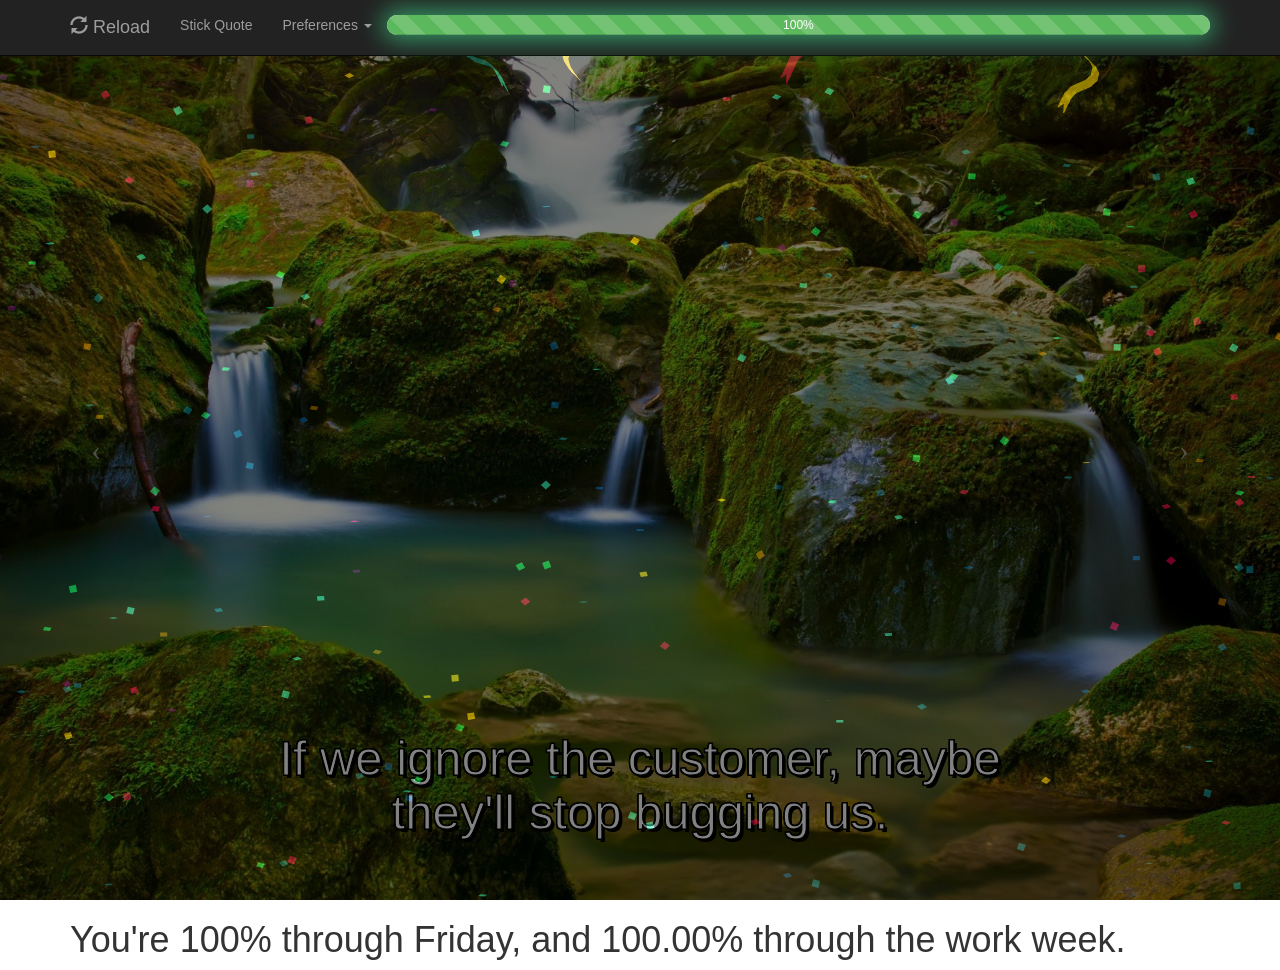
<file: index.html>
<!DOCTYPE html>
<html lang="en">
<head>
    <meta charset="utf-8">
    <meta http-equiv="X-UA-Compatible" content="IE=edge">
    <meta name="viewport" content="width=device-width, initial-scale=1">
    <meta name="description" content="">
    <meta name="author" content="">

    <title>IsIt5Yet?</title>
	<link rel="shortcut icon" href="green5.ico">

    <!-- Bootstrap Core CSS -->
    <link href="css/bootstrap.min.css" rel="stylesheet">
	<link href="css/jquery-ui.css" rel="stylesheet">

    <!-- Custom CSS -->
    <link href="css/full-slider.css" rel="stylesheet">

    <script type="text/javascript">
	
		var RandomSlideInterval;				// keep a global variable for tracking the random slide timed event, so that we can clear it, etc
		var ConfettiAlreadyRan = 0;				// to prevent the confetti from running again after 5 if it has already ran
		var ConfettiCurrentlyRunning = 0;		// to prevent any situations where confetti can be started again if it hasn't finished running yet 
		
		// keep a global variable for the Easter Egg stuff
		var EasterEgg = [];				// holds the keywords to be matched, 30 characters max
		var EasterEggCommand = [];		// holds the function to call when a keyword is matched
		var keyHistory = '';
		EasterEgg[0] = "confetti";
		EasterEggCommand[0] = "StartConfetti";
		EasterEgg[1] = "x";
		EasterEggCommand[1] = "TogglePureSerenity";
		EasterEgg[2] = 'glowon'
		EasterEggCommand[2] = 'ProgressBarGlowOn';
		EasterEgg[3] = 'glowcolor';
		EasterEggCommand[3] = 'ProgressBarGlowColorChange';
		EasterEgg[4] = 'help';
		EasterEggCommand[4] = 'ShowHelp';
		EasterEgg[5] = 'gc';
		EasterEggCommand[5] = 'ProgressBarGlowColorChange';
		
		// keep a global variable (array to support multiple divs at once!!) for the heartbeat (div shadow/glow transitioning on and off regularly)
		var Heartbeat = [];
		var GlowColors = [];		// To be used for the easter egg to cycle through colors manually. 
		var GlowColorsLabel = [];
		var GlowColorCurrent = 0;
		GlowColors[0] = '#F2E1F2';	// white
		GlowColorsLabel[0] = 'White';
		GlowColors[1] = '#FF6666';	// red
		GlowColorsLabel[1] = 'Red';
		GlowColors[2] = '#00FF66';	// green
		GlowColorsLabel[2] = 'Green';
		GlowColors[3] = '#6699FF';	// blue
		GlowColorsLabel[3] = 'Blue';	
		GlowColors[4] = '#FF9900';	// orange
		GlowColorsLabel[4] = 'Orange';	
		GlowColors[5] = '#9933FF';	// purple
		GlowColorsLabel[5] = 'Purple';			
		
		// some other areas may also want to know what the current percentage is, like the color-selection stuff for Progress Bar shadow/glow
		var Percentage = 0;

		function RandomSlide() {
			var numItems = $('.myCarouselItem').length;
			var randNum = Math.random();
			var randomSlide = Math.floor(randNum * numItems);
			
			var StickQuote = $("#StickQuote").val();
			
			if (StickQuote == "0") {
				$('#myCarousel').carousel(randomSlide);
			}
			
			var RefreshTime = $("#RefreshTime").val();
			RandomSlideInterval = setTimeout(function () {
				RandomSlide();
			}, RefreshTime);
		}	// RandomSlide()
		
		function CalcPerc() {

			var CurrentTime = new Date();
			var TheHours = CurrentTime.getHours();
			var TheMinutes = CurrentTime.getMinutes();
			var TheSeconds = CurrentTime.getSeconds();
			var TheDay = CurrentTime.getDay();
			
			var weekday = new Array(7);
			weekday[0]=  "Sunday";
			weekday[1] = "Monday";
			weekday[2] = "Tuesday";
			weekday[3] = "Wednesday";
			weekday[4] = "Thursday";
			weekday[5] = "Friday";
			weekday[6] = "Saturday";
			
			if (TheDay == 0 || TheDay == 6) {
			
				// It is the weekend!
				Percentage = 100;
				// change the progress bar color to green
				$('#MyProgressBar').removeClass('progress-bar-danger').removeClass('progress-bar-info').addClass('progress-bar-success');
				$('#MyProgressBar').css('width', Percentage +'%').attr('aria-valuenow', Percentage).html(Percentage + '%');
				
				$("#TimeThruWeek").html("It is the weekend!!!");
				
			} else {
			
				if (TheHours >= 9 && TheHours < 17) {
					// Get the total number of seconds that have elapsed since 9am
					// There are 28,800 seconds between 9am and 5pm
					var TotalSeconds = (TheHours - 9) * 3600 + TheMinutes * 60 + TheSeconds;
					Percentage = ((TotalSeconds / 28800) * 100).toFixed(2);
					
					var TotalSecondsWeek = TotalSeconds + (TheDay - 1) * 28800;
					var PercentageWeek = ((TotalSecondsWeek / 144000) * 100).toFixed(2);	

					// change the progress bar color to blue
					$('#MyProgressBar').removeClass('progress-bar-danger').removeClass('progress-bar-success').addClass('progress-bar-info');					
					$('#MyProgressBar').css('width', Percentage +'%').attr('aria-valuenow', Percentage).html(Percentage + '%');
					$("#TimeThruWeek").html("You're " + Percentage + "% through " + weekday[TheDay] + ", and " + PercentageWeek + "% through the work week.");
					
					ConfettiAlreadyRan = 0;	// reset this, so when it becomes 5 pm eventually, the confetti stuff will run 
					
				} else {
				
					if (TheHours >= 17) {
						Percentage = 100;
						var TotalSecondsWeek = 28800 + (TheDay - 1) * 28800;
						var PercentageWeek = ((TotalSecondsWeek / 144000) * 100).toFixed(2);	
						
						// change the progress bar color to green
						$('#MyProgressBar').removeClass('progress-bar-danger').removeClass('progress-bar-info').addClass('progress-bar-success');
						$('#MyProgressBar').css('width', Percentage +'%').attr('aria-valuenow', Percentage).html(Percentage + '%');
						$("#TimeThruWeek").html("You're " + Percentage + "% through " + weekday[TheDay] + ", and " + PercentageWeek + "% through the work week.");
						
						// Is this the first time we've run since it became 5!? Time to celebrate with confetti!
						if (ConfettiAlreadyRan == 0) {
							StartConfetti();
							heartbeat('#MyProgressBarWrapper', '#339966', 1600, 30);		// let's make the progress bar glow too, for fun!
							ConfettiAlreadyRan = 1;
						}
					} else {
						Percentage = 0;	// make the bar full red though
						
						$('#MyProgressBar').css('width', '100%').attr('aria-valuenow', 100).html(Percentage + '%');
						
						var TotalSecondsWeek = 0 + (TheDay - 1) * 28800;
						var PercentageWeek = ((TotalSecondsWeek / 144000) * 100).toFixed(2);	
						
						// change the progress bar color to red
						$('#MyProgressBar').removeClass('progress-bar-success').removeClass('progress-bar-info').addClass('progress-bar-danger');
						$("#TimeThruWeek").html("You're " + Percentage + "% through " + weekday[TheDay] + ", and " + PercentageWeek + "% through the work week.");
					}
				
				}	// TheHours >= 9 && TheHours < 17
			
			}	// TheDay == 0 || TheDay == 6			
			
			document.title = "IsIt5Yet? " + Percentage + "%";
		
			// Keep calling the time calculator every 3 seconds
			setTimeout(function () {
				CalcPerc();
			}, 3000);
		}	// CalcPerc()
		
		function ScrollSpeed(NumOfMilliSeconds) {
			$("#RefreshTime").val(NumOfMilliSeconds);
		}	// ScrollSpeed()
		
		// start the badass confetti engine, and then let it run for 20 seconds before initiating the shutdown sequence
		function StartConfetti() {
		
			if (ConfettiCurrentlyRunning == 0) {
			
				$('#ConfettiBlanket').toggle(false);	// make sure it is off, then fade it in
				// fade in over 2 seconds, let the confetti run for 20 seconds, then turn it off
				$('#ConfettiBlanket').fadeIn(2000, function() {
					setTimeout(StopConfetti, 20000);
				});
				
				$('#StopConfetti').val(0);
				ConfettiCurrentlyRunning = 1;
				VeryConfetti();			// has confetti and ribbons
				
			}	// ConfettiCurrentlyRunning == 0?
		
		}	// StartConfetti()
		
		function StopConfetti() {
		
			// let's make this look a little nicer and fade out the stop effect			
			$('#ConfettiBlanket').fadeOut(10000, function() {
				$('#StopConfetti').val(1);
				ConfettiCurrentlyRunning = 0;
			});
			
		}	// StopConfetti()
		
		function TogglePureSerenity() {
			if ($(".ShadowQuote").is(':animated') == false) {	// if it is still animating from a prior execution, do nothing
				$(".ShadowQuote").stop().slideToggle(300);
				$("#NavigationBar").stop().toggle(300);	// hide the top bar too for pure serenity, because why not? 
			}
		}
		
		// checks user key inputs for easter egg commands
		function CheckEggs(e) {
		
			var index;
			var maxKeyHistoryLength = 30;
			keyHistory += String.fromCharCode(e.which);	// keep a running log of the keys entered			
			
			for (index = 0; index < EasterEgg.length; index++) {
			
				if (keyHistory.match(EasterEgg[index])) {
					keyHistory = '';
					window[EasterEggCommand[index]]();
				} else if (keyHistory.length > maxKeyHistoryLength) {
					keyHistory = keyHistory.substr(1);
				}
			
			}
		
		}	// CheckEggs()

		// Make the input glow on and off repeatedly for an amount of time.
		// Inputs:
		// divID: the element(s) you want affected, specified by string. eg '#MyProgressBarWrapper
		// color: hexidecimal value that the glow/shadow should be. eg '#339966'
		// speed: how fast the glow should fade from on to off, repeatedly, in milliseconds. eg 1600
		// how long the effect should run for, in seconds. eg 30
		function heartbeat(divID, color, speed, duration) {
		
			$(divID).stop();
			Heartbeat[divID] = 1;
			
			if (duration > 0) {
				setTimeout(function() {
					Heartbeat[divID] = 0;
				}, duration * 1000);
			}
			
			divShadowOn(divID, color, speed);
		
		}	// heartbeat
		
		// This is a helper function to heartbeat, and should not be used directly
		function divShadowOn(divID, color, speed) {
		
			var ShadowBlur = '25px';	// these values can adjust the size/intensity/appearance of the shadow
			var ShadowSize = '5px';
			
			$(divID).stop().animate({boxShadow: '0px 0px ' + ShadowBlur + ' ' + ShadowSize + ' ' + color}, speed, function() {
				divShadowOff(divID, color, speed);
			});
			
		}	// divShadowOn
		
		// This is a helper function to heartbeat, and should not be used directly
		function divShadowOff(divID, color, speed) {
		
			// determine if we need to start another heartbeat after this one completes
			if (Heartbeat[divID] == 1) {
				$(divID).stop().animate({boxShadow: '0px 0px 0px 0px ' + color}, speed, function() {
					divShadowOn(divID, color, speed);
				});
			} else {
				$(divID).stop().animate({boxShadow: '0px 0px 0px 0px ' + color}, speed);
			}
		
		}	// divShadowOff
		
		// This function will return the color (eg #00FF66) based upon Percentage, so the glow/shadow can match the progress bar
		// // white f2e1f2, green 00FF66, red #FF6666, blue #6699FF
		function getShadowColorFromPercent() {
			var color;
			if (Percentage == 0) {
				color = '#FF6666';
			} else if (Percentage == 100) {
				color = '#00FF66';
			} else {
				color = '#6699FF';
			}
			return color;
		}	// getShadowColorFromPercent
		
		// For use by the easter egg command. Turns progress bar glow/heartbeat on, choosing to color-match the progress bar
		function ProgressBarGlowOn() {
			var color = getShadowColorFromPercent();
			heartbeat('#MyProgressBarWrapper', color, 1600, 0);		
		}	// ProgressBarGlowOn
		
		// For use by the easter egg command. Cycles to the next glow/shadow color, and turns the heartbeat on.
		function ProgressBarGlowColorChange() {
			GlowColorCurrent++;
			if (GlowColorCurrent >= GlowColors.length) {	// wrap around if we've reached the end of the colors
				GlowColorCurrent = 0;
			}
			heartbeat('#MyProgressBarWrapper', GlowColors[GlowColorCurrent], 1600, 0);	
			$.notify("Glow Color: " + GlowColorsLabel[GlowColorCurrent], {position:"bottom right", className: "info"});
		}	// ProgressBarGlowColorChange
		
		function ShowHelp() {
			$('#InstructionsModal').modal('show');
		}	// ShowHelp
	</script>	
	
	<style>
		#ConfettiBlanket {
			z-index:1000;
			position:fixed;
			top:0;
			left:0;
			width:100%;
			height:100%;
			opacity:0.55;
			background: black;
		}
		
		#confetti{
			position: absolute;
			left: 0;
			top: 0;
			height: 100%;
			width: 100%;
		}
		
		.ShadowQuote {
			-webkit-text-stroke: 1px black;
			font-size: 3.5em;
			color: white;
			text-shadow:
				3px 3px 0 #000,
				-1px -1px 0 #000,  
				1px -1px 0 #000,
				-1px 1px 0 #000,
				1px 1px 0 #000;
		}
		
		#MyProgressBar {
			min-width: 3em;		/* keep the bar wide enough to fit its label, even at very low percentages */
		}

		.glowwhite {
			-webkit-box-shadow: 0px 0px 0px 0px #f2e1f2;
			-moz-box-shadow: 0px 0px 0px 0px #f2e1f2;
			box-shadow: 0px 0px 0px 0px #f2e1f2; 
			/*
			-webkit-transition: all 1.5s ease-in-out;
			-moz-transition: all 1.5s ease-in-out;
			-o-transition: all 1.5s ease-in-out;
			transition: all 1.5s ease-in-out;
			*/
		}
	</style>

</head>

<body>

	<form id="HiddenInputThingsHehe">
		<input type="hidden" id="RefreshTime" value="10000">
		<input type="hidden" id="StickQuote" value="0">
		<input type="hidden" id="ProgressBarAlwaysActive" value="0">
		<input type="hidden" id="StopConfetti" value="0">
	</form>

    <!-- Navigation -->
    <nav class="navbar navbar-inverse navbar-fixed-top" id="NavigationBar" role="navigation">
        <div class="container">
            <!-- Brand and toggle get grouped for better mobile display -->
            <div class="navbar-header">
                <button type="button" class="navbar-toggle" data-toggle="collapse" data-target="#bs-example-navbar-collapse-1">
                    <span class="sr-only">Toggle navigation</span>
                    <span class="icon-bar"></span>
                    <span class="icon-bar"></span>
                    <span class="icon-bar"></span>
                </button>
                <a class="navbar-brand" href="index.html"><span class="glyphicon glyphicon-refresh" aria-hidden="true"></span> Reload</a>
            </div>
            <!-- Collect the nav links, forms, and other content for toggling -->
            <div class="collapse navbar-collapse" id="bs-example-navbar-collapse-1">
                <ul class="nav navbar-nav">
                    <li>
                        <a id="StickQuoteLink" href="#">Stick Quote</a>
                    </li>

					<li class="dropdown">
						<a href="#" class="dropdown-toggle" data-toggle="dropdown" role="button" aria-haspopup="true" aria-expanded="false">Preferences <span class="caret"></span></a>
						<ul class="dropdown-menu">
							<li id="ScrollSpeed10" class="ScrollSpeedChoice active"><a href="#">Scroll: 10 seconds</a></li>
							<li id="ScrollSpeed30" class="ScrollSpeedChoice"><a href="#">Scroll: 30 seconds</a></li>
							<li id="ScrollSpeed60" class="ScrollSpeedChoice"><a href="#">Scroll: 60 seconds</a></li>
							<li role="separator" class="divider"></li>
							<li id="VerySecret"><a href="#">Very Secret</a></li>
							<li role="separator" class="divider"></li>
							<li id="ShareQuote"><a href="#">Share This Quote</a></li>
						</ul>
					</li>
                </ul>
				
				<div class="progress glowwhite" id="MyProgressBarWrapper" style="margin-top:15px;border-radius: 25px;">				
					<div id="MyProgressBar" class="progress-bar progress-bar-striped" role="progressbar" aria-valuenow="0" aria-valuemin="0" aria-valuemax="100" style="width: 0%;">0%</div>
				</div>
            </div><!-- /.navbar-collapse -->
        </div><!-- /.container -->
    </nav>
	<!-- End Navigation -->

    <!-- Full Page Image Background Carousel Header -->
    <header id="myCarousel" class="carousel slide">
        <!-- Wrapper for Slides -->
        <div class="carousel-inner">
		
		
        </div><!-- /.carousel-inner -->

        <!-- Controls -->
        <a class="left carousel-control" id="LeftCarouselControl" href="#myCarousel" data-slide="prev">
            <span class="icon-prev"></span>
        </a>
        <a class="right carousel-control" id="RightCarouselControl" href="#myCarousel" data-slide="next">
            <span class="icon-next"></span>
        </a>

    </header>

    <!-- Page Content (below the full-page carousel) -->
    <div class="container">

        <div class="row">
            <div class="col-lg-12">
                <h1 id="TimeThruWeek"></h1>
            </div>
        </div>

    </div><!-- /.container -->
	
	<!-- Information Popup/modal -->
	<div class="modal fade" id="InstructionsModal" tabindex="-1" role="dialog" aria-labelledby="InstructionsModalLabel">
		<div class="modal-dialog" role="document">
			<div class="modal-content">
				<div class="modal-header">
					<button type="button" class="close" data-dismiss="modal" aria-label="Close"><span aria-hidden="true">&times;</span></button>
					<h4 class="modal-title" id="InstructionsModalLabel">Help</h4>
				</div>
				<div class="modal-body">
					<p>Type any of these anywhere on the page:</p>
					<dl class="dl-horizontal">
						<dt>confetti</dt>
						<dd>Celebrate like it's 5 o'clock</dd>
						<dt>x</dt>
						<dd>Pure serenity: hide the quote and top bar</dd>
						<dt>glowon</dt>
						<dd>Make the progress bar glow</dd>
						<dt>glowcolor / gc</dt>
						<dd>Cycle the glow color</dd>
						<dt>help</dt>
						<dd>Show this help</dd>
					</dl>
				</div>
				<div class="modal-footer">
					<button type="button" class="btn btn-primary" data-dismiss="modal">Close</button>
				</div>
			</div>
		</div>
	</div><!-- /.modal -->
	
	<div id="ConfettiBlanket" ><canvas id="confetti" width="1" height="1"></canvas></div>

    <!-- jQuery -->
    <script src="js/jquery.js"></script>
	<script src="js/jquery-ui.min.js"></script>
	<!-- jQuery can't animate css shadow stuff at this time, this library will do it for us, kind of. -->
	<!-- If you try and transition the shadow stuff with jquery, it will just turn it on/off immediately without any transition. -->
	<!-- This extra library seems to NEED the CSS shadow stuff in place already for the div you want to glow. -->
	<!-- So we add a blank shadow class to our div (even if all the shadow properties are set to 0 size so it is effectively disabled), then we can start -->
	<!-- to adjust the shadow size and color using this library. -->
	<!-- It also looks like if you specify the transition time stuff in CSS, it will override how this library works. So if you want to control -->
	<!-- the transition speeds yourself, you must leave these out of the CSS -->
	<!-- All things considered, it seems like this box shadow stuff isn't well supported yet, and you have a lot of work arounds to consider (for smooth transitions). -->
	<!-- Maybe future versions of jQuery will handle it normally, and you can simply transition to a shadow-class smoothly over time like anything else. -->
	<script src="js/jquery-animate-shadow.js"></script>

    <!-- Bootstrap Core JavaScript -->
    <script src="js/bootstrap.min.js"></script>
	
	<!-- Confetti canvas things -->
	<script src="js/confetti.js"></script>
	
	<!-- Notifications -->
	<script src="js/notify.js"></script>

    <!-- Load quotes/backgrounds from JSON and build the carousel items (replaces the server-side ASP) -->
    <script>
	
	// Same as db_prepare_int from config.asp: anything non-numeric becomes 0
	function db_prepare_int(integer_value) {
		if (integer_value === null || integer_value === "" || isNaN(integer_value)) {
			return 0;
		}
		return parseInt(integer_value, 10);
	}

	// Same as ASP's request.querystring: the parameter name is not case sensitive
	function GetQueryString(name) {
		var value = null;
		new URLSearchParams(window.location.search).forEach(function(v, k) {
			if (value === null && k.toLowerCase() == name.toLowerCase()) {
				value = v;
			}
		});
		return value;
	}

	// Allow for specifying the QuoteID from the querystring. If one is specified, start with it being stuck (carousel timer disabled)
	var QuoteID = db_prepare_int(GetQueryString("QuoteID"));
	if (QuoteID != 0) {
		$("#StickQuote").val(1);
		$("#StickQuoteLink").text("UnStick Quote");
	}

	$.when($.getJSON("RandomBackgrounds.json"), $.getJSON("InspirationalQuotations.json")).done(function(BackgroundsResult, QuotesResult) {
		var RandomBkgArray = $.map(BackgroundsResult[0], function(b) { return b.ImagePath; });
		var Quotes = $.grep(QuotesResult[0], function(q) { return q.InUse == 1; });
		var FirstPass = 1;	// for the "active" carousel item. We must always initialize one active or the whole thing won't work
		var ItemsHtml = "";
		
		// Order By NewID()
		for (var i = Quotes.length - 1; i > 0; i--) {
			var j = Math.floor(Math.random() * (i + 1));
			var tmp = Quotes[i]; Quotes[i] = Quotes[j]; Quotes[j] = tmp;
		}
		
		$.each(Quotes, function(index, q) {
			var ItemIsActive = "";
			var TheImagePath;
			
			// Do we have an image associated with this quotation, or do we need to grab a random one?
			if (q.ImagePath) {
				TheImagePath = q.ImagePath;
			} else {
				TheImagePath = RandomBkgArray[Math.floor(Math.random() * RandomBkgArray.length)];
			}
			
			// Do we have a match from the querystring?
			if (String(q.ID) == String(QuoteID)) {
				ItemIsActive = " active";
			}
			if (QuoteID == 0 && FirstPass == 1) {
				ItemIsActive = " active";
				FirstPass = 0;
			}
			
			ItemsHtml += '            <div class="item myCarouselItem' + ItemIsActive + '" data-quote-id="' + q.ID + '">\n' +
				'                <!-- Set the first background image using inline CSS below. -->\n' +
				'                <div class="fill" style="background-image:url(\'' + TheImagePath + '\');"></div>\n' +
				'                <div class="carousel-caption">\n' +
				'                    <h2 class="ShadowQuote">' + q.Quotation + '</h2>\n' +
				'                </div>\n' +
				'            </div>\n';
		});
		
		$("#myCarousel .carousel-inner").html(ItemsHtml);

		// The QuoteID didn't match a quote that's in use, so fall back to the first (random) slide and don't stick it
		if ($("#myCarousel .myCarouselItem.active").length == 0) {
			$("#myCarousel .myCarouselItem").first().addClass("active");
			$("#StickQuote").val(0);
			$("#StickQuoteLink").text("Stick Quote");
		}
	});
	
    </script>

    <!-- Script to Activate the Carousel -->
    <script>
	
	$(document).ready(function(){
		var RefreshTime = $("#RefreshTime").val();
		// Start the random slide timer.
		RandomSlideInterval = setTimeout(function () {
			RandomSlide();
		}, RefreshTime);			
				
		$('#ConfettiBlanket').toggle(false);	// turn it off when page loads initially
		
		// Once the page loads, we need to immedoately calculate the percentage. This function will call itself upon completion at regular intervals
		CalcPerc();
		
		// Start the easter egg/keyword listener
		$(document).keypress(function(e) {
			CheckEggs(e);
		});
		
		// Left and right arrow keys to allow controlling the carousel. keydown captures arrow keys, keypress does not.
		$(document).keydown(function(e) {
			if (e.which == 37) {
				$('#LeftCarouselControl').click();
			}
			if (e.which == 39) {
				$('#RightCarouselControl').click();
			}
		});
		
		$.notify.defaults({ className: "success" });
	});		
	
    $('#myCarousel').carousel({
        interval: 0 //changes the speed that it automatically moves. 0 is disabled.
    })
	
	$("#StickQuoteLink").click(function() {
		
		var StickQuote = $("#StickQuote").val();
		if (StickQuote == "0") {
			$("#StickQuote").val(1);
			$("#StickQuoteLink").text("UnStick Quote");
		} else {
			$("#StickQuote").val(0);
			$("#StickQuoteLink").text("Stick Quote");
		}
		
	});
	
	// Progress bar to animate on hover, or remain animating when toggled on by a click
	// And also glow, choose the right color based upon the time
	$("#MyProgressBarWrapper").hover(
		function() {
			$(this).addClass("active");
			var color = getShadowColorFromPercent();
			heartbeat('#MyProgressBarWrapper', color, 1600, 0);
		},
		function() {
			var ProgressBarAlwaysActive = $("#ProgressBarAlwaysActive").val();
			if (ProgressBarAlwaysActive == 0) {
				$(this).removeClass("active");
			}
			Heartbeat['#MyProgressBarWrapper'] = 0;
		}
	);
	
	$("#MyProgressBar").click(function() {
		var ProgressBarAlwaysActive = $("#ProgressBarAlwaysActive").val();
		
		if (ProgressBarAlwaysActive == 1) {
			$("#ProgressBarAlwaysActive").val(0);
		} else {
			$("#ProgressBarAlwaysActive").val(1);
		}
	});
	
	$('#ScrollSpeed10').click(function() {		
		ScrollSpeed(10000);		
		$('.ScrollSpeedChoice').removeClass('active');
		$('#ScrollSpeed10').addClass('active');
	});
	
	$('#ScrollSpeed30').click(function() {		
		ScrollSpeed(30000);
		$('.ScrollSpeedChoice').removeClass('active');
		$('#ScrollSpeed30').addClass('active');	
	});
	
	$('#ScrollSpeed60').click(function() {		
		ScrollSpeed(60000);
		$('.ScrollSpeedChoice').removeClass('active');
		$('#ScrollSpeed60').addClass('active');		
	});
	
	// when they manually move between items, we need to reset the timer
	$('.carousel-control').click(function() {
		clearTimeout(RandomSlideInterval);		
		
		var RefreshTime = $("#RefreshTime").val();
		RandomSlideInterval = setTimeout(function () {
			RandomSlide();
		}, RefreshTime);
	});
	
	$('#VerySecret').click(function() {
		ShowHelp();
	});
	
	// Put a link to the current quote in the address bar and copy it to the clipboard
	$('#ShareQuote').click(function(e) {
		e.preventDefault();	// don't let the href="#" get tacked onto the link

		var ShareQuoteID = $('#myCarousel .myCarouselItem.active').data('quote-id');
		var ShareUrl = window.location.origin + window.location.pathname + '?QuoteID=' + ShareQuoteID;
		history.replaceState(null, '', ShareUrl);

		if (navigator.clipboard) {
			navigator.clipboard.writeText(ShareUrl).then(function() {
				$.notify("Link copied", {position:"bottom right"});
			}, function() {
				$.notify("Couldn't copy, but the link is in the address bar", {position:"bottom right", className: "warn"});
			});
		} else {
			$.notify("Couldn't copy, but the link is in the address bar", {position:"bottom right", className: "warn"});
		}
	});
	
    </script>	
	
</body>
</html>
</file>
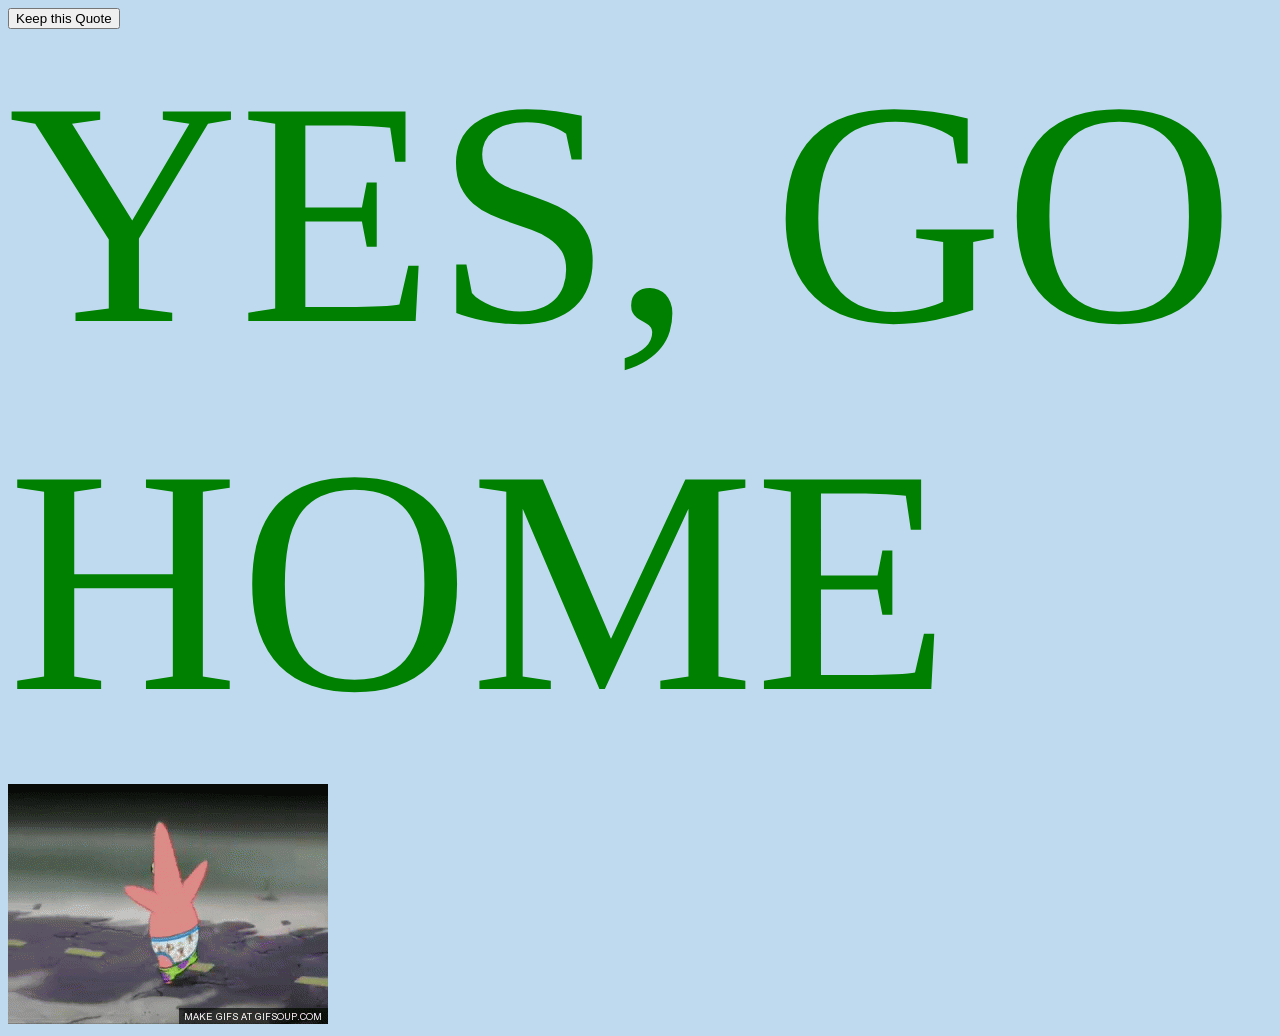
<file: old.html>
<!DOCTYPE html>
<html>
	<head>
		<meta http-equiv="refresh" content="15">
		<link href="css/jquery-ui.css" rel="stylesheet">
		<style>
			#yes {
				color: green;
				font-size: 20em;
			}
			#no {
				color: red;
				font-size: 20em;
			}
			#almost{
				color: blue;
				font-size: 10em;
			}
			.mybar > .ui-progressbar-value {
				background: green;
			}


    .mybar {
        background: red;
    }


		</style>
		<title>IsIt5Yet? (%)</title>
		<link rel="shortcut icon" href="green5.ico">
	</head>
	<body bgcolor="#BFDAEF">
		<div id="QuoteButton"></div>
		<div id="DisplayText"></div>
		<div id="Inspiration" style="width: 50%;"><h3></h3></div>
		<div id="QuoteImage"></div>

		<script src="js/jquery-1.11.3.min.js"></script>
		<script src="js/jquery-ui.min.js"></script>

		<script>
			// Same as db_prepare_int from config.asp: anything non-numeric becomes 0
			function db_prepare_int(integer_value) {
				if (integer_value === null || integer_value === "" || isNaN(integer_value)) {
					return 0;
				}
				return parseInt(integer_value, 10);
			}

			// Same as ASP's request.querystring: the parameter name is not case sensitive
			function GetQueryString(name) {
				var value = null;
				new URLSearchParams(window.location.search).forEach(function(v, k) {
					if (value === null && k.toLowerCase() == name.toLowerCase()) {
						value = v;
					}
				});
				return value;
			}

			// Same as VBScript Int(), which rounds down
			function Int(value) {
				return Math.floor(Number(value));
			}

			$(function() {
				var Seconds, Percentage = "", RedColor, GreenColor, InspirationalQuote = "", TimeThruWeek = "", wRed, wGreen;
				var Quote, QuoteImage, QuoteID, isRandom;

				QuoteID = db_prepare_int(GetQueryString("QuoteID"));

				$.getJSON("InspirationalQuotations.json", function(Quotes) {
					var Matches;

					// Replaces: Select Top 1 ID, Quotation, ImagePath From InspirationalQuotations <WhereClause> Order By NewID()
					if (QuoteID != 0) {
						Matches = $.grep(Quotes, function(q) { return q.ID == QuoteID; });
						isRandom = false;
					} else {
						Matches = $.grep(Quotes, function(q) { return q.InUse == 1; });
						isRandom = true;
					}

					if (Matches.length > 0) {
						var Row = Matches[Math.floor(Math.random() * Matches.length)];
						Quote = Row.Quotation;
						QuoteImage = Row.ImagePath;
						QuoteID = Row.ID;
					}

					var Now = new Date();
					var TheHour = Now.getHours();
					var TheDay = Now.getDay();
					var WeekdayNames = ["Sunday", "Monday", "Tuesday", "Wednesday", "Thursday", "Friday", "Saturday"];

					// Get the total number of seconds that have elapsed since 9am
					// There are 28,800 seconds between 9am and 5pm
					if (TheHour >= 9 && TheHour < 17) {
						Seconds = (TheHour - 9) * 3600 + Now.getMinutes() * 60 + Now.getSeconds();
						Percentage = ((Seconds / 28800) * 100).toFixed(2);
						RedColor = Int(255 * (1 - Percentage / 100));
						if (RedColor > 255) {
							RedColor = 255;
						}
						if (RedColor < 1) {
							RedColor = 0;
						}
						GreenColor = Int(255 * (Percentage / 100));
						if (GreenColor > 255) {
							GreenColor = 255;
						}
						if (GreenColor < 1) {
							GreenColor = 0;
						}

						if (TheDay != 0 && TheDay != 6) {
							TimeThruWeek = Seconds + ((TheDay - 1) * 28800);
							TimeThruWeek = ((TimeThruWeek / 144000) * 100).toFixed(2);
						}

						//YOINK
						wRed = Int(255 * (1 - TimeThruWeek / 100));
						if (wRed > 255) {
							wRed = 255;
						}
						if (wRed < 1) {
							wRed = 0;
						}
						wGreen = Int(255 * (TimeThruWeek / 100));
						if (wGreen > 255) {
							wGreen = 255;
						}
						if (wGreen < 1) {
							wGreen = 0;
						}

						InspirationalQuote = "You're <font style=\"color:rgb(" + RedColor + ", " + GreenColor + ", 0)\">" + Percentage + "%</font> of the way through " + WeekdayNames[TheDay] + " and <font style=\"color:rgb(" + wRed + ", " + wGreen + ", 0)\">" + TimeThruWeek + "%</font> through the work week. <br><div id=\"progressbar\" class=\"mybar\"></div>And remember: <br><br>";

						InspirationalQuote = InspirationalQuote + Quote;
					}

					var DisplayText;
					if (TheHour >= 17) {
						DisplayText = "<div id=\"yes\">YES, GO HOME</div>";
					} else {
						if (TheHour >= 16 && Now.getMinutes() >= 40) {
							DisplayText = "<div id=\"almost\">ALMOST! IS IT MAGIC TIME?</div>";
						} else {
							DisplayText = "<div id=\"no\">NO</div>";
						}
					}

					document.title = "IsIt5Yet? (" + Percentage + "%)";

					if (isRandom == true) {
						$("#QuoteButton").html("<button type=\"button\" onclick=\"window.location.href='old.html?QuoteID=" + QuoteID + "'\">Keep this Quote</button>");
					} else if (isRandom == false) {
						$("#QuoteButton").html("<button type=\"button\" onclick=\"window.location.href='old.html'\">Back to Random</button>");
					}
					$("#DisplayText").replaceWith(DisplayText);
					$("#Inspiration h3").html(InspirationalQuote);
					if (QuoteImage) {
						$("#QuoteImage").html("<img src='" + QuoteImage + "'>");
					}

					$( ".mybar" ).progressbar({
						value: Int(Percentage)
					});
				});
			});

		</script>
	</body>
</html>
</file>
<file: css/full-slider.css>
/*!
 * Start Bootstrap - Full Slider HTML Template (http://startbootstrap.com)
 * Code licensed under the Apache License v2.0.
 * For details, see http://www.apache.org/licenses/LICENSE-2.0.
 */

html,
body {
    height: 100%;
}

.carousel,
.item,
.active {
    height: 100%;
}

.carousel-inner {
    height: 100%;
}

/* Background images are set within the HTML using inline CSS, not here */

.fill {
    width: 100%;
    height: 100%;
    background-position: center;
    -webkit-background-size: cover;
    -moz-background-size: cover;
    background-size: cover;
    -o-background-size: cover;
}

footer {
    margin: 50px 0;
}
</file>
